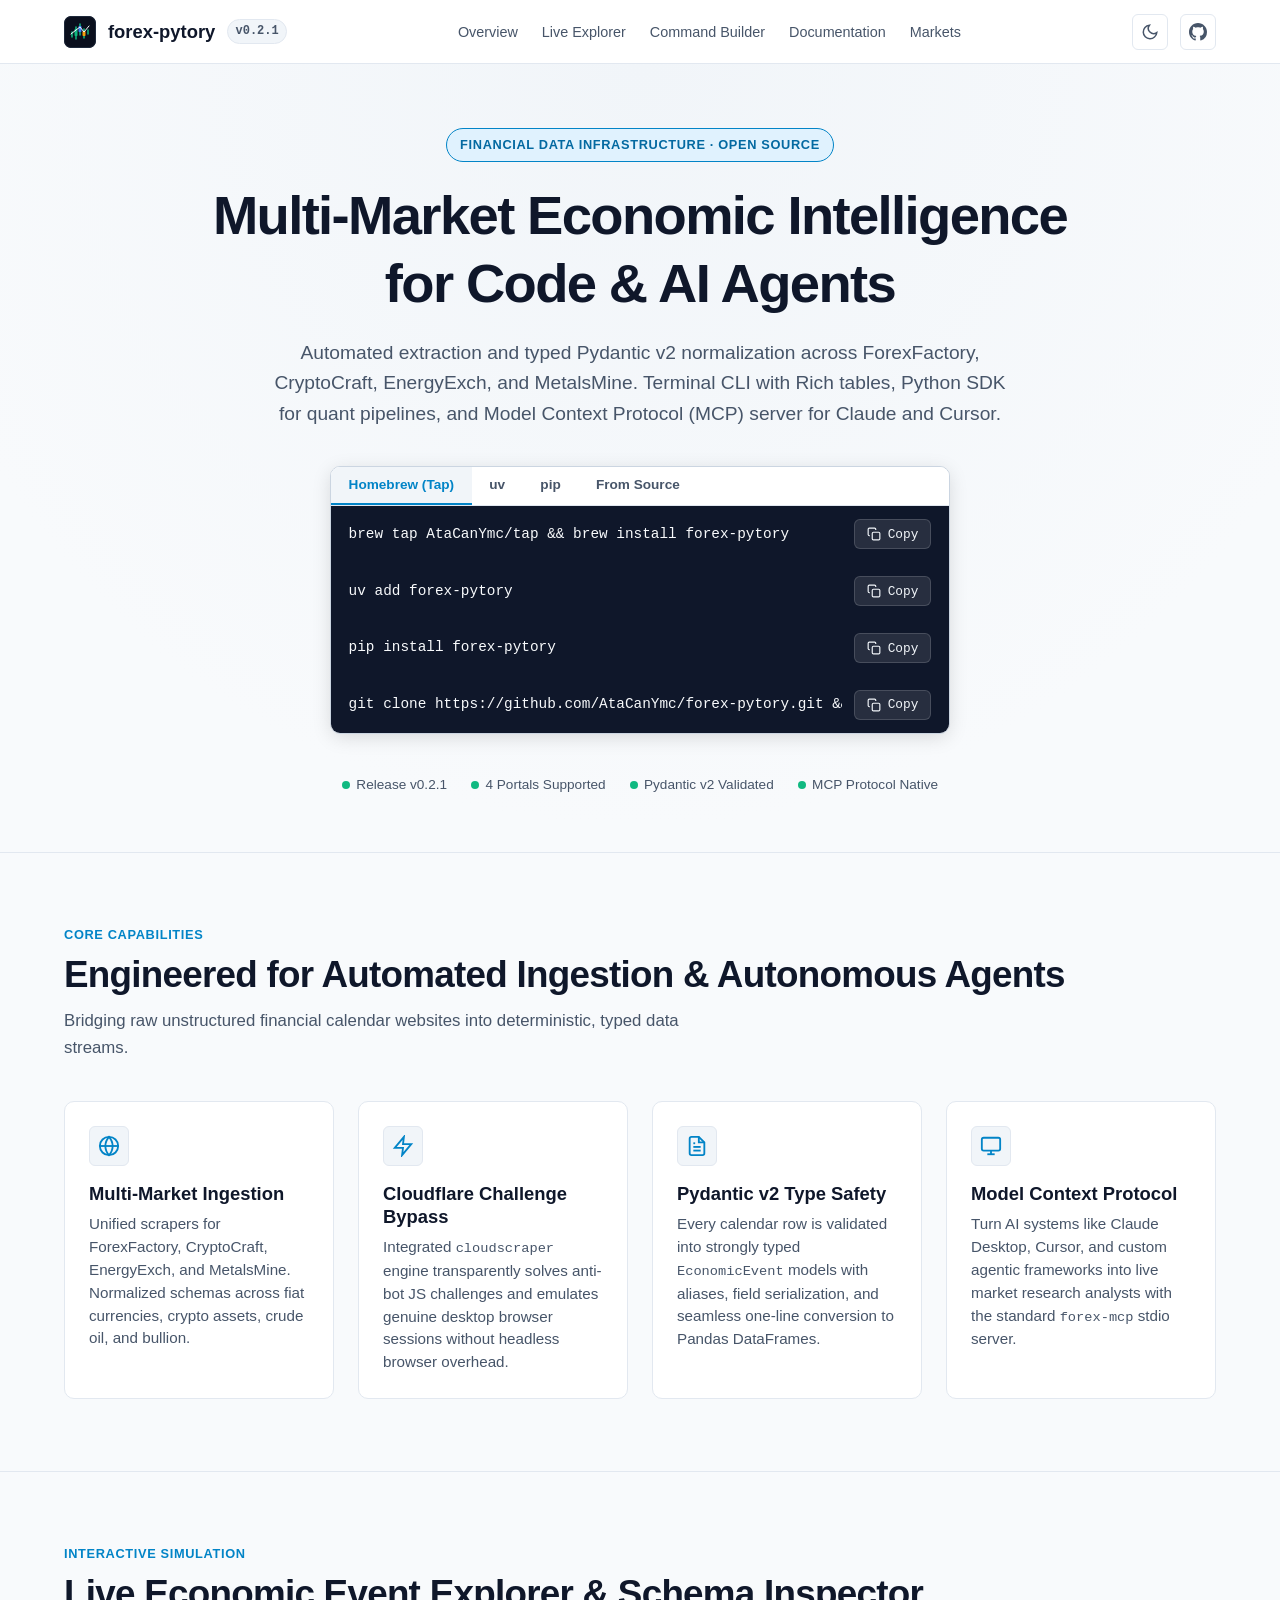
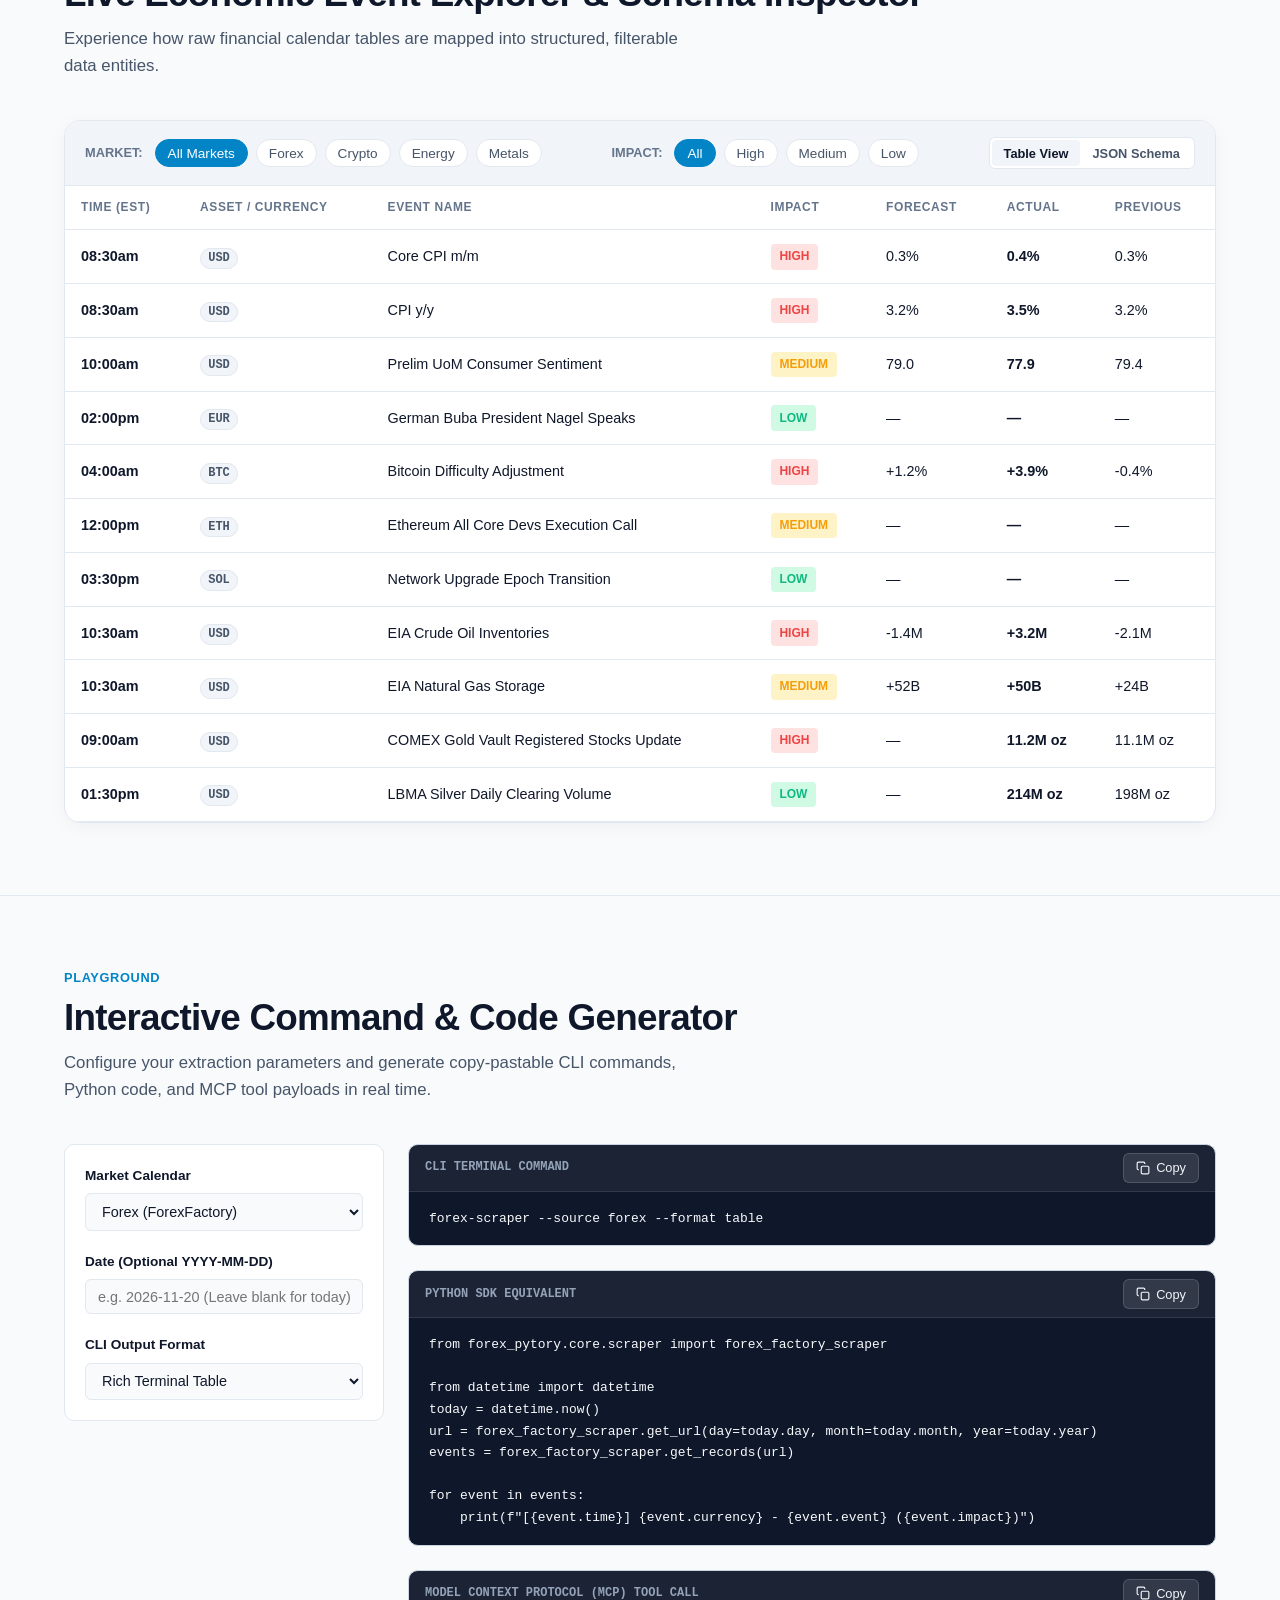
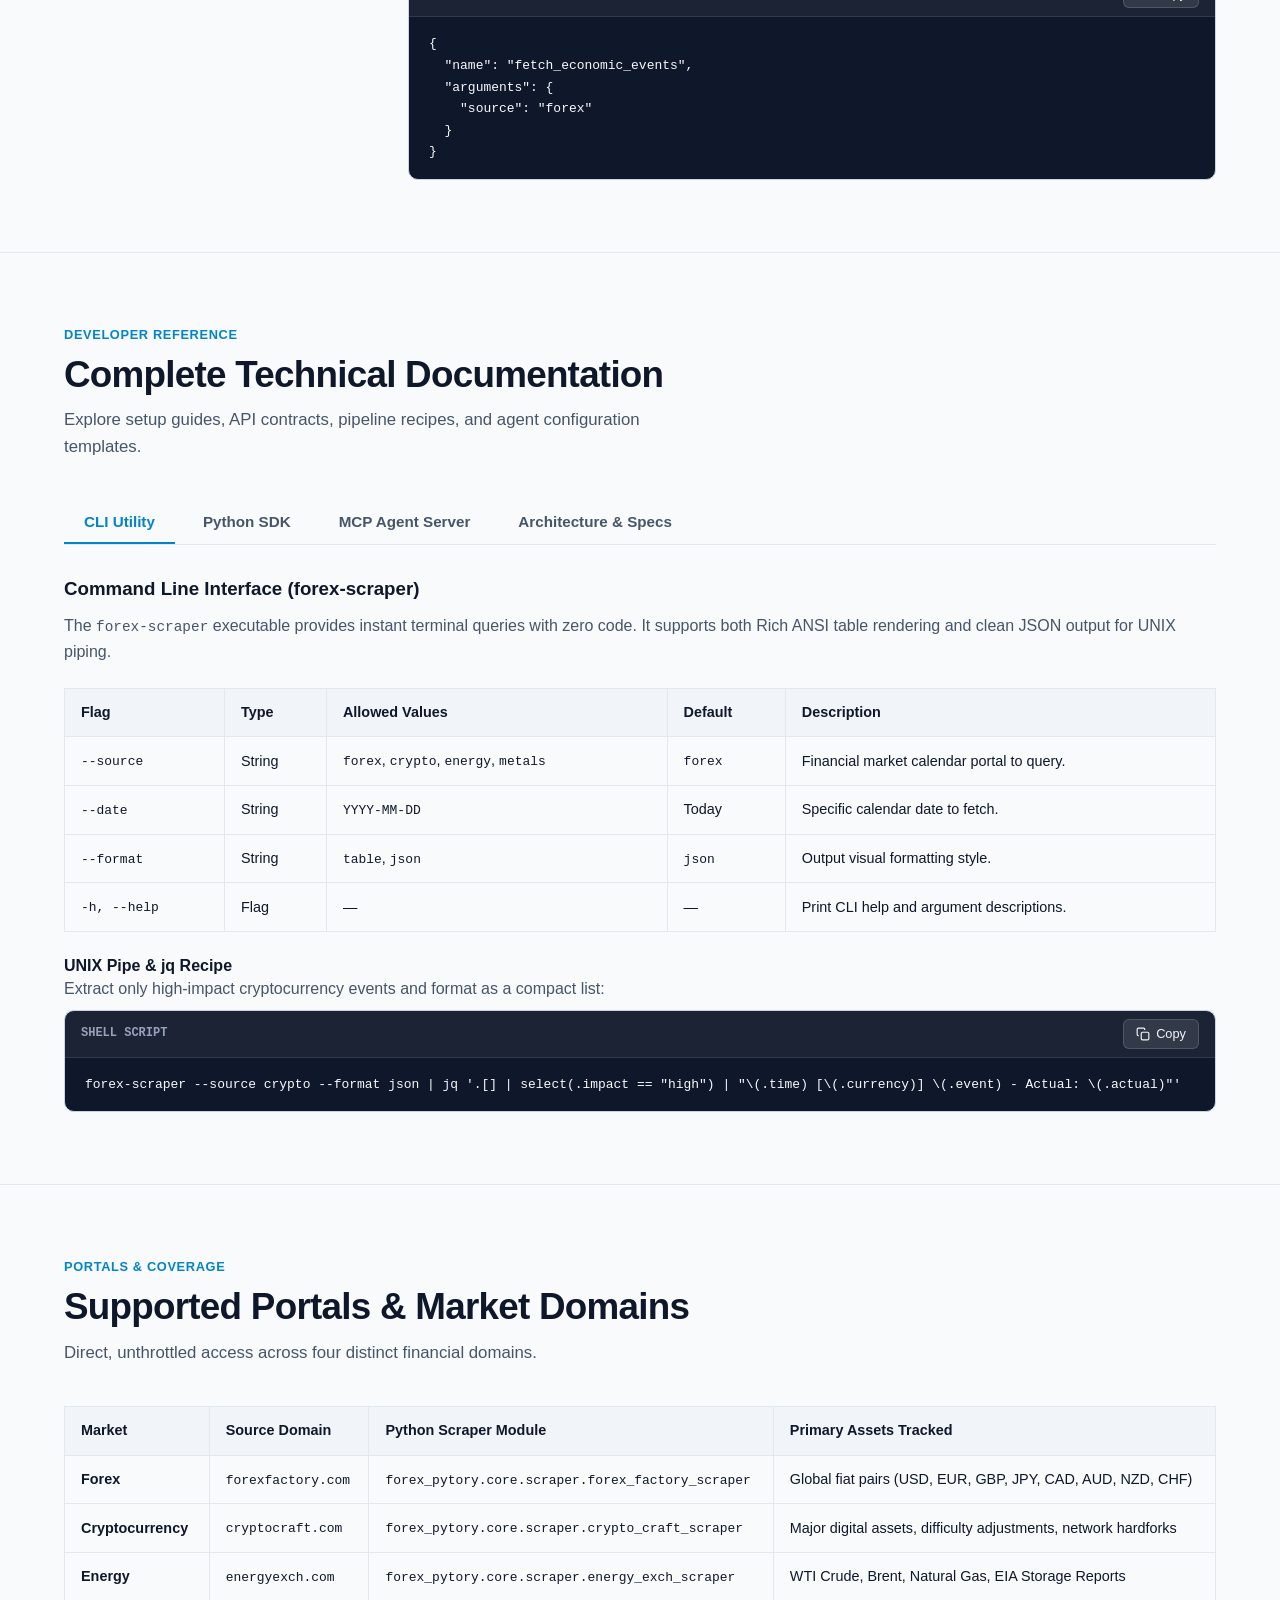
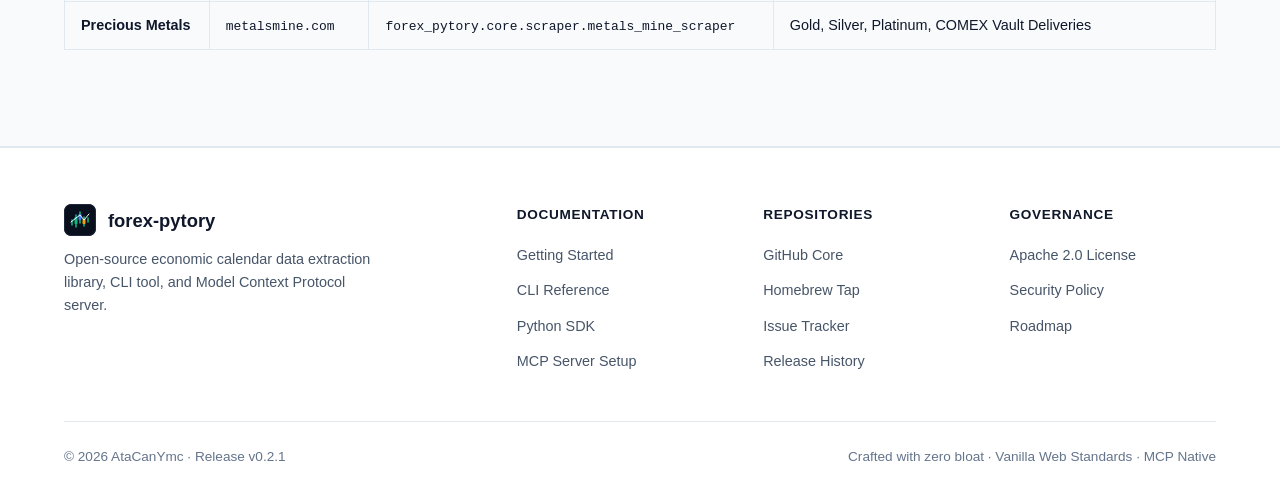
<file: site/index.html>
<!DOCTYPE html>
<html lang="en">
<head>
  <meta charset="UTF-8">
  <meta name="viewport" content="width=device-width, initial-scale=1.0">
  <title>Forex-Pytory — Financial Calendar Intelligence for Code & AI Agents</title>
  <meta name="description" content="High-frequency scraper and normalized Pydantic events across ForexFactory, CryptoCraft, EnergyExch, and MetalsMine. Terminal CLI, Python SDK, and Model Context Protocol (MCP) server.">
  <meta name="version" content="0.2.1"> <!-- x-release-please-version -->
  <meta name="color-scheme" content="light dark">
  <script>
    document.querySelector('meta[name="color-scheme"]').content = localStorage.getItem("color-scheme") ?? "light dark";
  </script>
  <link rel="icon" type="image/svg+xml" href="favicon.svg">
  <link rel="stylesheet" href="style.css">
</head>
<body>

  <!-- Top Sticky Navigation -->
  <header class="site-header">
    <div class="container header-inner">
      <a href="#" class="brand">
        <img src="favicon.svg" alt="Forex-Pytory Icon" class="brand-icon">
        <span>forex-pytory</span>
        <span class="version-pill">v0.2.1 <!-- x-release-please-version --></span>
      </a>

      <nav aria-label="Main Navigation">
        <ul class="nav-links">
          <li><a href="#overview" class="nav-link">Overview</a></li>
          <li><a href="#explorer" class="nav-link">Live Explorer</a></li>
          <li><a href="#playground" class="nav-link">Command Builder</a></li>
          <li><a href="#docs" class="nav-link">Documentation</a></li>
          <li><a href="#portals" class="nav-link">Markets</a></li>
        </ul>
      </nav>

      <div class="header-actions">
        <button id="theme-toggle" class="btn-icon" aria-label="Toggle theme">
          <svg width="18" height="18" viewBox="0 0 24 24" fill="none" stroke="currentColor" stroke-width="2">
            <circle cx="12" cy="12" r="5"/>
            <path d="M12 1v2M12 21v2M4.22 4.22l1.42 1.42M18.36 18.36l1.42 1.42M1 12h2M21 12h2M4.22 19.78l1.42-1.42M18.36 5.64l1.42-1.42"/>
          </svg>
        </button>

        <a href="https://github.com/AtaCanYmc/forex-pytory" class="btn-icon" aria-label="GitHub Repository" target="_blank" rel="noopener noreferrer">
          <svg width="18" height="18" viewBox="0 0 24 24" fill="currentColor">
            <path d="M12 0C5.37 0 0 5.37 0 12c0 5.31 3.435 9.795 8.205 11.385.6.105.825-.255.825-.57 0-.285-.015-1.23-.015-2.235-3.015.555-3.795-.735-4.035-1.41-.135-.345-.72-1.41-1.23-1.695-.42-.225-1.02-.78-.015-.795.945-.015 1.62.87 1.845 1.23 1.08 1.815 2.805 1.305 3.495.99.105-.78.42-1.305.765-1.605-2.67-.3-5.46-1.335-5.46-5.925 0-1.305.465-2.385 1.23-3.225-.12-.3-.54-1.53.12-3.18 0 0 1.005-.315 3.3 1.23.96-.27 1.98-.405 3-.405s2.04.135 3 .405c2.295-1.56 3.3-1.23 3.3-1.23.66 1.65.24 2.88.12 3.18.765.84 1.23 1.905 1.23 3.225 0 4.605-2.805 5.625-5.475 5.925.435.375.81 1.095.81 2.22 0 1.605-.015 2.895-.015 3.3 0 .315.225.69.825.57A12.02 12.02 0 0024 12c0-6.63-5.37-12-12-12z"/>
          </svg>
        </a>

        <button class="mobile-nav-toggle btn-icon" aria-label="Open mobile menu" aria-expanded="false">
          <svg width="20" height="20" viewBox="0 0 24 24" fill="none" stroke="currentColor" stroke-width="2">
            <line x1="3" y1="12" x2="21" y2="12"></line>
            <line x1="3" y1="6" x2="21" y2="6"></line>
            <line x1="3" y1="18" x2="21" y2="18"></line>
          </svg>
        </button>
      </div>
    </div>
  </header>

  <main>
    <!-- Hero Section -->
    <section class="hero" id="overview">
      <div class="container">
        <div class="hero-badge-wrap">
          <span class="hero-badge">Financial Data Infrastructure · Open Source</span>
        </div>
        <h1 class="hero-title">Multi-Market Economic Intelligence for Code & AI Agents</h1>
        <p class="hero-desc">
          Automated extraction and typed Pydantic v2 normalization across ForexFactory, CryptoCraft, EnergyExch, and MetalsMine. Terminal CLI with Rich tables, Python SDK for quant pipelines, and Model Context Protocol (MCP) server for Claude and Cursor.
        </p>

        <div class="hero-cta">
          <!-- Terminal Install Tab Box -->
          <div class="install-box" role="region" aria-label="Installation Commands">
            <div class="install-tabs" role="tablist">
              <button class="install-tab-btn" role="tab" aria-selected="true" data-target="inst-brew" id="tab-brew">Homebrew (Tap)</button>
              <button class="install-tab-btn" role="tab" aria-selected="false" data-target="inst-uv" id="tab-uv">uv</button>
              <button class="install-tab-btn" role="tab" aria-selected="false" data-target="inst-pip" id="tab-pip">pip</button>
              <button class="install-tab-btn" role="tab" aria-selected="false" data-target="inst-git" id="tab-git">From Source</button>
            </div>

            <div class="install-code-wrap active" role="tabpanel" id="inst-brew" aria-labelledby="tab-brew">
              <span class="install-code-text">brew tap AtaCanYmc/tap && brew install forex-pytory</span>
              <button class="btn-copy" type="button" aria-label="Copy Homebrew install command">
                <svg width="14" height="14" viewBox="0 0 24 24" fill="none" stroke="currentColor" stroke-width="2"><rect x="9" y="9" width="13" height="13" rx="2" ry="2"></rect><path d="M5 15H4a2 2 0 0 1-2-2V4a2 2 0 0 1 2-2h9a2 2 0 0 1 2 2v1"></path></svg>
                Copy
              </button>
            </div>

            <div class="install-code-wrap" role="tabpanel" id="inst-uv" aria-labelledby="tab-uv" hidden>
              <span class="install-code-text">uv add forex-pytory</span>
              <button class="btn-copy" type="button" aria-label="Copy uv install command">
                <svg width="14" height="14" viewBox="0 0 24 24" fill="none" stroke="currentColor" stroke-width="2"><rect x="9" y="9" width="13" height="13" rx="2" ry="2"></rect><path d="M5 15H4a2 2 0 0 1-2-2V4a2 2 0 0 1 2-2h9a2 2 0 0 1 2 2v1"></path></svg>
                Copy
              </button>
            </div>

            <div class="install-code-wrap" role="tabpanel" id="inst-pip" aria-labelledby="tab-pip" hidden>
              <span class="install-code-text">pip install forex-pytory</span>
              <button class="btn-copy" type="button" aria-label="Copy pip install command">
                <svg width="14" height="14" viewBox="0 0 24 24" fill="none" stroke="currentColor" stroke-width="2"><rect x="9" y="9" width="13" height="13" rx="2" ry="2"></rect><path d="M5 15H4a2 2 0 0 1-2-2V4a2 2 0 0 1 2-2h9a2 2 0 0 1 2 2v1"></path></svg>
                Copy
              </button>
            </div>

            <div class="install-code-wrap" role="tabpanel" id="inst-git" aria-labelledby="tab-git" hidden>
              <span class="install-code-text">git clone https://github.com/AtaCanYmc/forex-pytory.git && cd forex-pytory && pip install -e .</span>
              <button class="btn-copy" type="button" aria-label="Copy git install command">
                <svg width="14" height="14" viewBox="0 0 24 24" fill="none" stroke="currentColor" stroke-width="2"><rect x="9" y="9" width="13" height="13" rx="2" ry="2"></rect><path d="M5 15H4a2 2 0 0 1-2-2V4a2 2 0 0 1 2-2h9a2 2 0 0 1 2 2v1"></path></svg>
                Copy
              </button>
            </div>
          </div>

          <div class="hero-stats">
            <span class="stat-pill"><span class="stat-dot"></span> Release v0.2.1 <!-- x-release-please-version --></span>
            <span class="stat-pill"><span class="stat-dot"></span> 4 Portals Supported</span>
            <span class="stat-pill"><span class="stat-dot"></span> Pydantic v2 Validated</span>
            <span class="stat-pill"><span class="stat-dot"></span> MCP Protocol Native</span>
          </div>
        </div>
      </div>
    </section>

    <!-- Key Architectural Pillars -->
    <section class="section">
      <div class="container">
        <div class="section-head">
          <p class="section-tag">Core Capabilities</p>
          <h2 class="section-title">Engineered for Automated Ingestion & Autonomous Agents</h2>
          <p class="section-subtitle">Bridging raw unstructured financial calendar websites into deterministic, typed data streams.</p>
        </div>

        <div class="grid-cards">
          <article class="card">
            <div class="card-icon">
              <svg width="22" height="22" viewBox="0 0 24 24" fill="none" stroke="currentColor" stroke-width="2"><circle cx="12" cy="12" r="10"></circle><line x1="2" y1="12" x2="22" y2="12"></line><path d="M12 2a15.3 15.3 0 0 1 4 10 15.3 15.3 0 0 1-4 10 15.3 15.3 0 0 1-4-10 15.3 15.3 0 0 1 4-10z"></path></svg>
            </div>
            <h3 class="card-title">Multi-Market Ingestion</h3>
            <p class="card-desc">Unified scrapers for ForexFactory, CryptoCraft, EnergyExch, and MetalsMine. Normalized schemas across fiat currencies, crypto assets, crude oil, and bullion.</p>
          </article>

          <article class="card">
            <div class="card-icon">
              <svg width="22" height="22" viewBox="0 0 24 24" fill="none" stroke="currentColor" stroke-width="2"><polygon points="13 2 3 14 12 14 11 22 21 10 12 10 13 2"></polygon></svg>
            </div>
            <h3 class="card-title">Cloudflare Challenge Bypass</h3>
            <p class="card-desc">Integrated <code>cloudscraper</code> engine transparently solves anti-bot JS challenges and emulates genuine desktop browser sessions without headless browser overhead.</p>
          </article>

          <article class="card">
            <div class="card-icon">
              <svg width="22" height="22" viewBox="0 0 24 24" fill="none" stroke="currentColor" stroke-width="2"><path d="M14 2H6a2 2 0 0 0-2 2v16a2 2 0 0 0 2 2h12a2 2 0 0 0 2-2V8z"></path><polyline points="14 2 14 8 20 8"></polyline><line x1="16" y1="13" x2="8" y2="13"></line><line x1="16" y1="17" x2="8" y2="17"></line><polyline points="10 9 9 9 8 9"></polyline></svg>
            </div>
            <h3 class="card-title">Pydantic v2 Type Safety</h3>
            <p class="card-desc">Every calendar row is validated into strongly typed <code>EconomicEvent</code> models with aliases, field serialization, and seamless one-line conversion to Pandas DataFrames.</p>
          </article>

          <article class="card">
            <div class="card-icon">
              <svg width="22" height="22" viewBox="0 0 24 24" fill="none" stroke="currentColor" stroke-width="2"><rect x="2" y="3" width="20" height="14" rx="2" ry="2"></rect><line x1="8" y1="21" x2="16" y2="21"></line><line x1="12" y1="17" x2="12" y2="21"></line></svg>
            </div>
            <h3 class="card-title">Model Context Protocol</h3>
            <p class="card-desc">Turn AI systems like Claude Desktop, Cursor, and custom agentic frameworks into live market research analysts with the standard <code>forex-mcp</code> stdio server.</p>
          </article>
        </div>
      </div>
    </section>

    <!-- Interactive Event Explorer Section -->
    <section class="section" id="explorer">
      <div class="container">
        <div class="section-head">
          <p class="section-tag">Interactive Simulation</p>
          <h2 class="section-title">Live Economic Event Explorer & Schema Inspector</h2>
          <p class="section-subtitle">Experience how raw financial calendar tables are mapped into structured, filterable data entities.</p>
        </div>

        <div class="explorer-box">
          <div class="explorer-controls">
            <div class="filter-group" id="market-chips">
              <span class="filter-label">Market:</span>
              <button class="chip active" data-market="all">All Markets</button>
              <button class="chip" data-market="forex">Forex</button>
              <button class="chip" data-market="crypto">Crypto</button>
              <button class="chip" data-market="energy">Energy</button>
              <button class="chip" data-market="metals">Metals</button>
            </div>

            <div class="filter-group" id="impact-chips">
              <span class="filter-label">Impact:</span>
              <button class="chip active" data-impact="all">All</button>
              <button class="chip" data-impact="high">High</button>
              <button class="chip" data-impact="medium">Medium</button>
              <button class="chip" data-impact="low">Low</button>
            </div>

            <div class="view-toggle">
              <button class="view-btn active" data-view="table">Table View</button>
              <button class="view-btn" data-view="json">JSON Schema</button>
            </div>
          </div>

          <div id="explorer-table-view" class="table-responsive">
            <table class="event-table">
              <thead>
                <tr>
                  <th>Time (EST)</th>
                  <th>Asset / Currency</th>
                  <th>Event Name</th>
                  <th>Impact</th>
                  <th>Forecast</th>
                  <th>Actual</th>
                  <th>Previous</th>
                </tr>
              </thead>
              <tbody id="explorer-tbody">
                <!-- Dynamically Populated by app.js -->
              </tbody>
            </table>
          </div>

          <div id="explorer-json-view" class="json-viewer">
            <pre><code id="explorer-json-code"></code></pre>
          </div>
        </div>
      </div>
    </section>

    <!-- Interactive Command Builder Playground -->
    <section class="section" id="playground">
      <div class="container">
        <div class="section-head">
          <p class="section-tag">Playground</p>
          <h2 class="section-title">Interactive Command & Code Generator</h2>
          <p class="section-subtitle">Configure your extraction parameters and generate copy-pastable CLI commands, Python code, and MCP tool payloads in real time.</p>
        </div>

        <div class="builder-layout">
          <div class="builder-panel">
            <div class="form-group">
              <label for="builder-source" class="form-label">Market Calendar</label>
              <select id="builder-source" class="form-select">
                <option value="forex" selected>Forex (ForexFactory)</option>
                <option value="crypto">Crypto (CryptoCraft)</option>
                <option value="energy">Energy (EnergyExch)</option>
                <option value="metals">Metals (MetalsMine)</option>
              </select>
            </div>

            <div class="form-group">
              <label for="builder-date" class="form-label">Date (Optional YYYY-MM-DD)</label>
              <input type="text" id="builder-date" class="form-input" placeholder="e.g. 2026-11-20 (Leave blank for today)">
            </div>

            <div class="form-group">
              <label for="builder-format" class="form-label">CLI Output Format</label>
              <select id="builder-format" class="form-select">
                <option value="table" selected>Rich Terminal Table</option>
                <option value="json">Raw JSON (Pipes / jq)</option>
              </select>
            </div>
          </div>

          <div class="builder-outputs">
            <!-- CLI Output Code Card -->
            <div class="code-card">
              <div class="code-header">
                <span class="code-lang">CLI Terminal Command</span>
                <button class="btn-copy" type="button" aria-label="Copy CLI command">
                  <svg width="14" height="14" viewBox="0 0 24 24" fill="none" stroke="currentColor" stroke-width="2"><rect x="9" y="9" width="13" height="13" rx="2" ry="2"></rect><path d="M5 15H4a2 2 0 0 1-2-2V4a2 2 0 0 1 2-2h9a2 2 0 0 1 2 2v1"></path></svg>
                  Copy
                </button>
              </div>
              <pre class="code-content"><code id="builder-cli-code">forex-scraper --source forex --format table</code></pre>
            </div>

            <!-- Python SDK Code Card -->
            <div class="code-card">
              <div class="code-header">
                <span class="code-lang">Python SDK Equivalent</span>
                <button class="btn-copy" type="button" aria-label="Copy Python code snippet">
                  <svg width="14" height="14" viewBox="0 0 24 24" fill="none" stroke="currentColor" stroke-width="2"><rect x="9" y="9" width="13" height="13" rx="2" ry="2"></rect><path d="M5 15H4a2 2 0 0 1-2-2V4a2 2 0 0 1 2-2h9a2 2 0 0 1 2 2v1"></path></svg>
                  Copy
                </button>
              </div>
              <pre class="code-content"><code id="builder-python-code"># Generated via builder</code></pre>
            </div>

            <!-- MCP Tool Call Code Card -->
            <div class="code-card">
              <div class="code-header">
                <span class="code-lang">Model Context Protocol (MCP) Tool Call</span>
                <button class="btn-copy" type="button" aria-label="Copy MCP JSON snippet">
                  <svg width="14" height="14" viewBox="0 0 24 24" fill="none" stroke="currentColor" stroke-width="2"><rect x="9" y="9" width="13" height="13" rx="2" ry="2"></rect><path d="M5 15H4a2 2 0 0 1-2-2V4a2 2 0 0 1 2-2h9a2 2 0 0 1 2 2v1"></path></svg>
                  Copy
                </button>
              </div>
              <pre class="code-content"><code id="builder-mcp-code">{}</code></pre>
            </div>
          </div>
        </div>
      </div>
    </section>

    <!-- Comprehensive Documentation Tabs -->
    <section class="section" id="docs">
      <div class="container doc-tabs-wrap">
        <div class="section-head">
          <p class="section-tag">Developer Reference</p>
          <h2 class="section-title">Complete Technical Documentation</h2>
          <p class="section-subtitle">Explore setup guides, API contracts, pipeline recipes, and agent configuration templates.</p>
        </div>

        <div class="doc-tabs-nav" role="tablist">
          <button class="doc-tab-btn active" role="tab" aria-selected="true" data-target="doc-cli" id="tab-doc-cli">CLI Utility</button>
          <button class="doc-tab-btn" role="tab" aria-selected="false" data-target="doc-sdk" id="tab-doc-sdk">Python SDK</button>
          <button class="doc-tab-btn" role="tab" aria-selected="false" data-target="doc-mcp" id="tab-doc-mcp">MCP Agent Server</button>
          <button class="doc-tab-btn" role="tab" aria-selected="false" data-target="doc-arch" id="tab-doc-arch">Architecture & Specs</button>
        </div>

        <!-- Doc Panel: CLI -->
        <div class="doc-panel active" id="doc-cli" role="tabpanel" aria-labelledby="tab-doc-cli">
          <h3>Command Line Interface (forex-scraper)</h3>
          <p style="margin-block: 0.75rem; color: var(--text-secondary);">
            The <code>forex-scraper</code> executable provides instant terminal queries with zero code. It supports both Rich ANSI table rendering and clean JSON output for UNIX piping.
          </p>

          <table class="spec-table">
            <thead>
              <tr>
                <th>Flag</th>
                <th>Type</th>
                <th>Allowed Values</th>
                <th>Default</th>
                <th>Description</th>
              </tr>
            </thead>
            <tbody>
              <tr>
                <td><code>--source</code></td>
                <td>String</td>
                <td><code>forex</code>, <code>crypto</code>, <code>energy</code>, <code>metals</code></td>
                <td><code>forex</code></td>
                <td>Financial market calendar portal to query.</td>
              </tr>
              <tr>
                <td><code>--date</code></td>
                <td>String</td>
                <td><code>YYYY-MM-DD</code></td>
                <td>Today</td>
                <td>Specific calendar date to fetch.</td>
              </tr>
              <tr>
                <td><code>--format</code></td>
                <td>String</td>
                <td><code>table</code>, <code>json</code></td>
                <td><code>json</code></td>
                <td>Output visual formatting style.</td>
              </tr>
              <tr>
                <td><code>-h, --help</code></td>
                <td>Flag</td>
                <td>—</td>
                <td>—</td>
                <td>Print CLI help and argument descriptions.</td>
              </tr>
            </tbody>
          </table>

          <h4>UNIX Pipe & jq Recipe</h4>
          <p style="margin-bottom: 0.5rem; color: var(--text-secondary);">Extract only high-impact cryptocurrency events and format as a compact list:</p>
          <div class="code-card">
            <div class="code-header">
              <span class="code-lang">Shell Script</span>
              <button class="btn-copy" type="button" aria-label="Copy jq recipe">
                <svg width="14" height="14" viewBox="0 0 24 24" fill="none" stroke="currentColor" stroke-width="2"><rect x="9" y="9" width="13" height="13" rx="2" ry="2"></rect><path d="M5 15H4a2 2 0 0 1-2-2V4a2 2 0 0 1 2-2h9a2 2 0 0 1 2 2v1"></path></svg>
                Copy
              </button>
            </div>
            <pre class="code-content"><code>forex-scraper --source crypto --format json | jq '.[] | select(.impact == "high") | "\(.time) [\(.currency)] \(.event) - Actual: \(.actual)"'</code></pre>
          </div>
        </div>

        <!-- Doc Panel: Python SDK -->
        <div class="doc-panel" id="doc-sdk" role="tabpanel" aria-labelledby="tab-doc-sdk" hidden>
          <h3>Python SDK Integration</h3>
          <p style="margin-block: 0.75rem; color: var(--text-secondary);">
            Import scrapers directly into algorithmic trading routines, quantitative analysis notebooks, or automated alert bots.
          </p>

          <div class="code-card">
            <div class="code-header">
              <span class="code-lang">Python (3.11+)</span>
              <button class="btn-copy" type="button" aria-label="Copy Python integration code">
                <svg width="14" height="14" viewBox="0 0 24 24" fill="none" stroke="currentColor" stroke-width="2"><rect x="9" y="9" width="13" height="13" rx="2" ry="2"></rect><path d="M5 15H4a2 2 0 0 1-2-2V4a2 2 0 0 1 2-2h9a2 2 0 0 1 2 2v1"></path></svg>
                Copy
              </button>
            </div>
            <pre class="code-content"><code>from datetime import datetime
import pandas as pd
from forex_pytory.core.scraper import forex_factory_scraper

# 1. Generate target URL for a specific date
now = datetime.now()
url = forex_factory_scraper.get_url(day=now.day, month=now.month, year=now.year)

# 2. Extract and validate calendar events
events = forex_factory_scraper.get_records(url)

# 3. Convert directly to Pandas DataFrame
df = pd.DataFrame([e.model_dump(by_alias=True) for e in events])
print(df[["Time", "Currency", "Event", "Impact", "Forecast", "Actual"]])</code></pre>
          </div>

          <h4>EconomicEvent Pydantic v2 Schema</h4>
          <p style="margin-bottom: 0.5rem; color: var(--text-secondary);">All scrapers return strongly-typed instances of <code>EconomicEvent</code>:</p>
          <div class="code-card">
            <div class="code-header">
              <span class="code-lang">Pydantic Model</span>
            </div>
            <pre class="code-content"><code>class EconomicEvent(BaseModel):
    id: Optional[str] = Field(default=None, alias="ID")
    time: Optional[str] = Field(default=None, alias="Time")
    currency: Optional[str] = Field(default=None, alias="Currency")
    event: Optional[str] = Field(default=None, alias="Event")
    forecast: Optional[str] = Field(default=None, alias="Forecast")
    actual: Optional[str] = Field(default=None, alias="Actual")
    previous: Optional[str] = Field(default=None, alias="Previous")
    impact: Optional[str] = Field(default=None, alias="Impact")</code></pre>
          </div>
        </div>

        <!-- Doc Panel: MCP Agent Server -->
        <div class="doc-panel" id="doc-mcp" role="tabpanel" aria-labelledby="tab-doc-mcp" hidden>
          <h3>Model Context Protocol (MCP) Setup</h3>
          <p style="margin-block: 0.75rem; color: var(--text-secondary);">
            Integrate live calendar querying directly into AI coding agents and desktop assistants like Claude Desktop and Cursor. The server exposes a standard stdio JSON-RPC interface.
          </p>

          <h4>1. Claude Desktop Configuration</h4>
          <p style="margin-bottom: 0.5rem; color: var(--text-secondary);">Add to <code>claude_desktop_config.json</code>:</p>
          <div class="code-card">
            <div class="code-header">
              <span class="code-lang">JSON</span>
              <button class="btn-copy" type="button" aria-label="Copy Claude Desktop config">
                <svg width="14" height="14" viewBox="0 0 24 24" fill="none" stroke="currentColor" stroke-width="2"><rect x="9" y="9" width="13" height="13" rx="2" ry="2"></rect><path d="M5 15H4a2 2 0 0 1-2-2V4a2 2 0 0 1 2-2h9a2 2 0 0 1 2 2v1"></path></svg>
                Copy
              </button>
            </div>
            <pre class="code-content"><code>{
  "mcpServers": {
    "forex-pytory": {
      "command": "uvx",
      "args": ["--from", "forex-pytory", "forex-mcp"]
    }
  }
}</code></pre>
          </div>

          <h4>2. Exposed Tool Signature: <code>fetch_economic_events</code></h4>
          <table class="spec-table">
            <thead>
              <tr>
                <th>Argument</th>
                <th>Type</th>
                <th>Required</th>
                <th>Description</th>
              </tr>
            </thead>
            <tbody>
              <tr>
                <td><code>source</code></td>
                <td>String</td>
                <td>Yes</td>
                <td>Market calendar to query: <code>forex</code>, <code>crypto</code>, <code>energy</code>, or <code>metals</code>.</td>
              </tr>
              <tr>
                <td><code>date</code></td>
                <td>String</td>
                <td>No</td>
                <td>Specific date in <code>YYYY-MM-DD</code> format. Defaults to current date if omitted.</td>
              </tr>
            </tbody>
          </table>
        </div>

        <!-- Doc Panel: Architecture & Specs -->
        <div class="doc-panel" id="doc-arch" role="tabpanel" aria-labelledby="tab-doc-arch" hidden>
          <h3>Architecture & Engineering Decisions</h3>
          <p style="margin-block: 0.75rem; color: var(--text-secondary);">
            Designed according to strict anti-slop, minimal overhead, and maximum resilience principles:
          </p>

          <ul style="margin-left: 1.5rem; margin-block: 1rem; color: var(--text-secondary); line-height: 1.8;">
            <li><strong>Zero Headless Overhead:</strong> Uses <code>cloudscraper</code> to resolve Cloudflare v1 JavaScript challenges rather than spinning up memory-heavy Chromium or Puppeteer processes.</li>
            <li><strong>Strict URL Scheme Verification:</strong> Validates HTTPS transport schemes before firing requests, neutralizing SSRF vulnerabilities and protocol manipulation risks.</li>
            <li><strong>Deterministic Semver & Release Please:</strong> Version numbers across the Python library, MCP server, Homebrew formula, and issue templates stay dynamically synchronized.</li>
            <li><strong>Zero Frontend Dependencies:</strong> This documentation site is built with pure semantic HTML5, modern CSS custom properties, and vanilla JS. No node_modules, no webpack builds, instant 0ms load time.</li>
          </ul>
        </div>
      </div>
    </section>

    <!-- Supported Markets Table -->
    <section class="section" id="portals">
      <div class="container">
        <div class="section-head">
          <p class="section-tag">Portals & Coverage</p>
          <h2 class="section-title">Supported Portals & Market Domains</h2>
          <p class="section-subtitle">Direct, unthrottled access across four distinct financial domains.</p>
        </div>

        <table class="spec-table">
          <thead>
            <tr>
              <th>Market</th>
              <th>Source Domain</th>
              <th>Python Scraper Module</th>
              <th>Primary Assets Tracked</th>
            </tr>
          </thead>
          <tbody>
            <tr>
              <td><strong>Forex</strong></td>
              <td><code>forexfactory.com</code></td>
              <td><code>forex_pytory.core.scraper.forex_factory_scraper</code></td>
              <td>Global fiat pairs (USD, EUR, GBP, JPY, CAD, AUD, NZD, CHF)</td>
            </tr>
            <tr>
              <td><strong>Cryptocurrency</strong></td>
              <td><code>cryptocraft.com</code></td>
              <td><code>forex_pytory.core.scraper.crypto_craft_scraper</code></td>
              <td>Major digital assets, difficulty adjustments, network hardforks</td>
            </tr>
            <tr>
              <td><strong>Energy</strong></td>
              <td><code>energyexch.com</code></td>
              <td><code>forex_pytory.core.scraper.energy_exch_scraper</code></td>
              <td>WTI Crude, Brent, Natural Gas, EIA Storage Reports</td>
            </tr>
            <tr>
              <td><strong>Precious Metals</strong></td>
              <td><code>metalsmine.com</code></td>
              <td><code>forex_pytory.core.scraper.metals_mine_scraper</code></td>
              <td>Gold, Silver, Platinum, COMEX Vault Deliveries</td>
            </tr>
          </tbody>
        </table>
      </div>
    </section>
  </main>

  <!-- Site Footer -->
  <footer class="site-footer">
    <div class="container">
      <div class="footer-grid">
        <div>
          <div class="brand">
            <img src="favicon.svg" alt="Forex-Pytory" class="brand-icon">
            <span>forex-pytory</span>
          </div>
          <p class="footer-brand-desc">
            Open-source economic calendar data extraction library, CLI tool, and Model Context Protocol server.
          </p>
        </div>

        <div>
          <p class="footer-heading">Documentation</p>
          <ul class="footer-list">
            <li><a href="#overview" class="footer-link">Getting Started</a></li>
            <li><a href="#doc-cli" class="footer-link">CLI Reference</a></li>
            <li><a href="#doc-sdk" class="footer-link">Python SDK</a></li>
            <li><a href="#doc-mcp" class="footer-link">MCP Server Setup</a></li>
          </ul>
        </div>

        <div>
          <p class="footer-heading">Repositories</p>
          <ul class="footer-list">
            <li><a href="https://github.com/AtaCanYmc/forex-pytory" class="footer-link" target="_blank" rel="noopener noreferrer">GitHub Core</a></li>
            <li><a href="https://github.com/AtaCanYmc/homebrew-tap" class="footer-link" target="_blank" rel="noopener noreferrer">Homebrew Tap</a></li>
            <li><a href="https://github.com/AtaCanYmc/forex-pytory/issues" class="footer-link" target="_blank" rel="noopener noreferrer">Issue Tracker</a></li>
            <li><a href="https://github.com/AtaCanYmc/forex-pytory/releases" class="footer-link" target="_blank" rel="noopener noreferrer">Release History</a></li>
          </ul>
        </div>

        <div>
          <p class="footer-heading">Governance</p>
          <ul class="footer-list">
            <li><a href="https://github.com/AtaCanYmc/forex-pytory/blob/main/LICENSE" class="footer-link" target="_blank" rel="noopener noreferrer">Apache 2.0 License</a></li>
            <li><a href="https://github.com/AtaCanYmc/forex-pytory/blob/main/SECURITY.md" class="footer-link" target="_blank" rel="noopener noreferrer">Security Policy</a></li>
            <li><a href="https://github.com/AtaCanYmc/forex-pytory/blob/main/ROADMAP.md" class="footer-link" target="_blank" rel="noopener noreferrer">Roadmap</a></li>
          </ul>
        </div>
      </div>

      <div class="footer-bottom">
        <span>© 2026 AtaCanYmc · Release v0.2.1 <!-- x-release-please-version --></span>
        <span>Crafted with zero bloat · Vanilla Web Standards · MCP Native</span>
      </div>
    </div>
  </footer>

  <script src="app.js"></script>
</body>
</html>
</file>
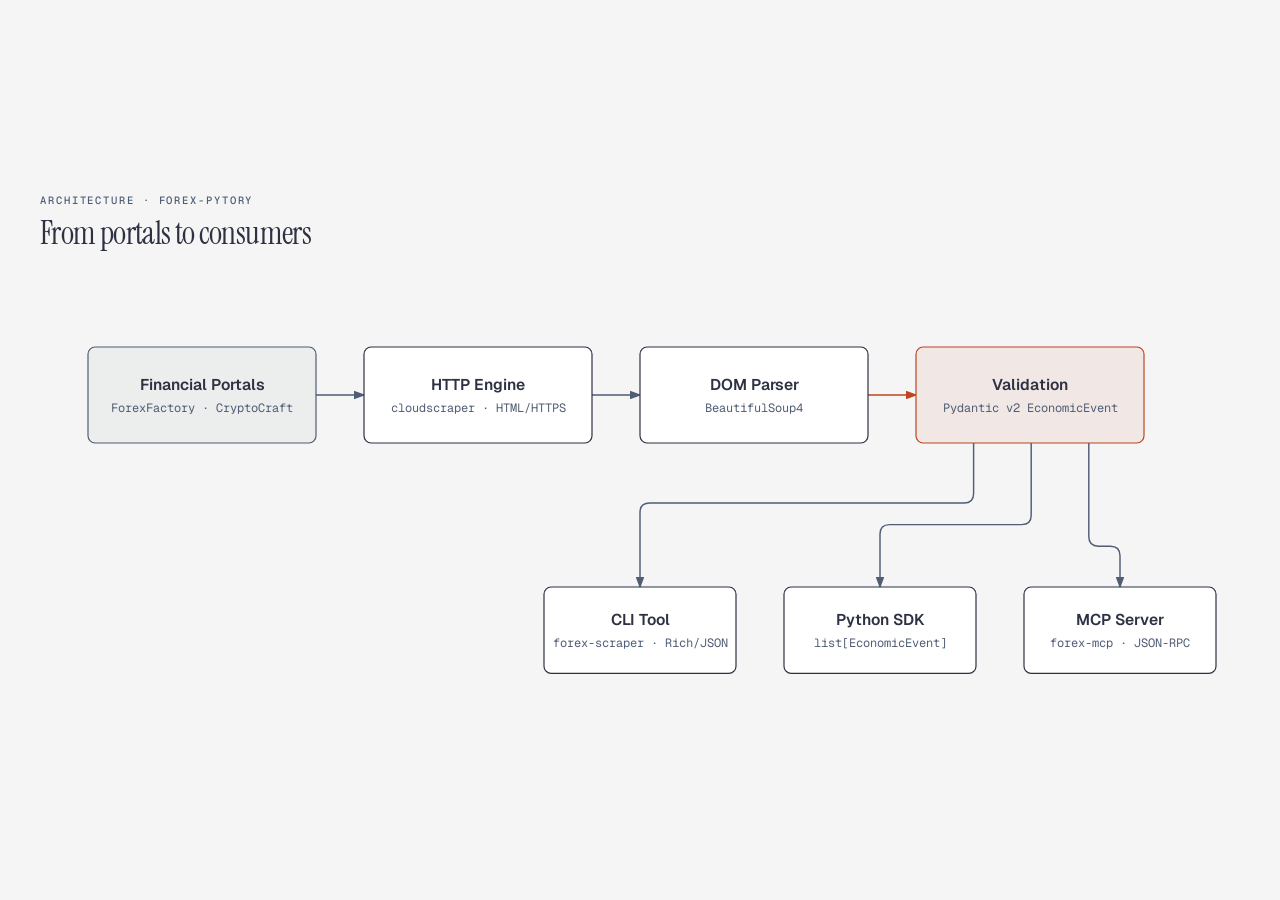
<file: docs/diagrams/architecture.html>
<!DOCTYPE html>
<html lang="en">
<head>
  <meta charset="UTF-8">
  <meta name="viewport" content="width=device-width, initial-scale=1.0">
  <title>From portals to consumers</title>
  <link href="https://fonts.googleapis.com/css2?family=Instrument+Serif:ital@0;1&family=Geist:wght@400;500;600&family=Geist+Mono:wght@400;500;600&family=Noto+Serif:ital@0;1&family=Noto+Sans+KR:wght@400;500;600&family=Noto+Serif+KR:wght@400&family=Noto+Sans+TC:wght@400;500;600&family=Noto+Serif+TC:wght@400&display=swap" rel="stylesheet">
  <style>
    *, *::before, *::after { box-sizing: border-box; margin: 0; padding: 0; }
    :root {
      --color-paper:   #f5f5f5;   /* white-smoke */
      --color-ink:     #2d3142;   /* jet-black */
      --color-muted:   #4f5d75;   /* blue-slate */
      --color-accent:  #bf4520;   /* burnt-tangerine */
      --font-sans:     'Geist', system-ui, sans-serif;
      --font-serif:    'Instrument Serif', 'Noto Serif', 'Noto Serif KR', serif;
      --font-mono:     'Geist Mono', ui-monospace, monospace;
    }

    body {
      font-family: var(--font-sans);
      background: var(--color-paper);
      color: var(--color-ink);
      min-height: 100vh;
      display: flex;
      align-items: center;
      justify-content: center;
      padding: 3rem 2rem;
    }

    .frame { max-width: 1200px; width: 100%; }
    /* The SVG holds its readable width (min-width == the viewBox width, so the
       type ramp is never silently scaled down). This wrapper lets a narrow
       screen scroll the diagram instead of the whole page. */
    .diagram-container { width: 100%; overflow-x: auto; }

    .eyebrow {
      font-family: var(--font-mono);
      font-size: 0.66rem;
      font-weight: 500;
      letter-spacing: 0.18em;
      text-transform: uppercase;
      color: var(--color-muted);
      margin-bottom: 0.5rem;
    }

    h1 {
      font-family: var(--font-serif);
      font-size: clamp(1.5rem, 2.4vw + 0.75rem, 2rem);
      font-weight: 400;
      letter-spacing: -0.02em;
      line-height: 1.15;
      color: var(--color-ink);
      margin-bottom: 1.5rem;
    }

    svg { width: 100%; min-width: 1000px; display: block; }
    /* Paper has no scrollbar, so the local scroller would clip instead of
       scroll. Let the diagram scale down to the sheet: smaller but whole
       beats sharp but cut off. Must come after the svg rule above - a media
       query adds no specificity, so a later plain rule would win. */
    @media print {
      .diagram-container { overflow-x: visible; }
      svg { min-width: 0; }
    }
  </style>
</head>
<body>
  <div class="frame">
    <p class="eyebrow">Architecture · forex-pytory</p>
    <h1>From portals to consumers</h1>

    <!-- Replace architecture with a unique slug for this diagram before export. -->
    <div class="diagram-container">
      <svg viewBox="0 0 1000 360" xmlns="http://www.w3.org/2000/svg" role="img" aria-labelledby="architecture-title architecture-desc">
        <title id="architecture-title">From portals to consumers</title>
        <desc id="architecture-desc">Four-stage scraping pipeline from financial portals through validation, fanning out to CLI, Python SDK and MCP server.</desc>
        <defs>
          <marker id="arrow" markerWidth="8" markerHeight="6" refX="7" refY="3" orient="auto"><polygon points="0 0, 8 3, 0 6" fill="#4f5d75"/></marker>
          <marker id="arrow-accent" markerWidth="8" markerHeight="6" refX="7" refY="3" orient="auto"><polygon points="0 0, 8 3, 0 6" fill="#bf4520"/></marker>
          <marker id="arrow-link" markerWidth="8" markerHeight="6" refX="7" refY="3" orient="auto"><polygon points="0 0, 8 3, 0 6" fill="#2e5aa8"/></marker>

          <!-- OPTIONAL: dot-pattern background. Uncomment the <pattern> and the second <rect> below if you want the dotted paper look. -->
          <!--
          <pattern id="dots" width="22" height="22" patternUnits="userSpaceOnUse">
            <circle cx="1" cy="1" r="0.9" fill="rgba(45,49,66,0.10)"/>
          </pattern>
          -->
        </defs>

        <rect width="100%" height="100%" fill="#f5f5f5"/>
        <!-- <rect width="100%" height="100%" fill="url(#dots)" opacity="0.55"/> -->

        <path d="M230 100 H270" fill="none" stroke="#4f5d75" stroke-width="1.2" marker-end="url(#arrow)"/><path d="M460 100 H500" fill="none" stroke="#4f5d75" stroke-width="1.2" marker-end="url(#arrow)"/><path d="M690 100 H730" fill="none" stroke="#bf4520" stroke-width="1.2" marker-end="url(#arrow-accent)"/><path d="M778 140 V182 Q778 190 770 190 H508 Q500 190 500 198 V260" fill="none" stroke="#4f5d75" stroke-width="1.2" marker-end="url(#arrow)"/><path d="M826 140 V200 Q826 208 818 208 H708 Q700 208 700 216 V260" fill="none" stroke="#4f5d75" stroke-width="1.2" marker-end="url(#arrow)"/><path d="M874 140 V218 Q874 226 882 226 H892 Q900 226 900 234 V260" fill="none" stroke="#4f5d75" stroke-width="1.2" marker-end="url(#arrow)"/><rect x="40" y="60" width="190" height="80" rx="6" fill="#f5f5f5"/><rect x="40" y="60" width="190" height="80" rx="6" fill="rgba(45,49,66,0.04)" stroke="#4f5d75" stroke-width="1"/><text x="135.0" y="96.0" text-anchor="middle" font-family="Geist, sans-serif" font-size="13" font-weight="600" fill="#2d3142">Financial Portals</text><text x="135.0" y="114.0" text-anchor="middle" font-family="Geist Mono, monospace" font-size="10" fill="#4f5d75">ForexFactory · CryptoCraft</text><rect x="270" y="60" width="190" height="80" rx="6" fill="#f5f5f5"/><rect x="270" y="60" width="190" height="80" rx="6" fill="#fff" stroke="#2d3142" stroke-width="1"/><text x="365.0" y="96.0" text-anchor="middle" font-family="Geist, sans-serif" font-size="13" font-weight="600" fill="#2d3142">HTTP Engine</text><text x="365.0" y="114.0" text-anchor="middle" font-family="Geist Mono, monospace" font-size="10" fill="#4f5d75">cloudscraper · HTML/HTTPS</text><rect x="500" y="60" width="190" height="80" rx="6" fill="#f5f5f5"/><rect x="500" y="60" width="190" height="80" rx="6" fill="#fff" stroke="#2d3142" stroke-width="1"/><text x="595.0" y="96.0" text-anchor="middle" font-family="Geist, sans-serif" font-size="13" font-weight="600" fill="#2d3142">DOM Parser</text><text x="595.0" y="114.0" text-anchor="middle" font-family="Geist Mono, monospace" font-size="10" fill="#4f5d75">BeautifulSoup4</text><rect x="730" y="60" width="190" height="80" rx="6" fill="#f5f5f5"/><rect x="730" y="60" width="190" height="80" rx="6" fill="rgba(191,69,32,0.08)" stroke="#bf4520" stroke-width="1"/><text x="825.0" y="96.0" text-anchor="middle" font-family="Geist, sans-serif" font-size="13" font-weight="600" fill="#2d3142">Validation</text><text x="825.0" y="114.0" text-anchor="middle" font-family="Geist Mono, monospace" font-size="10" fill="#4f5d75">Pydantic v2 EconomicEvent</text><rect x="420" y="260" width="160" height="72" rx="6" fill="#f5f5f5"/><rect x="420" y="260" width="160" height="72" rx="6" fill="#fff" stroke="#2d3142" stroke-width="1"/><text x="500.0" y="292.0" text-anchor="middle" font-family="Geist, sans-serif" font-size="13" font-weight="600" fill="#2d3142">CLI Tool</text><text x="500.0" y="310.0" text-anchor="middle" font-family="Geist Mono, monospace" font-size="10" fill="#4f5d75">forex-scraper · Rich/JSON</text><rect x="620" y="260" width="160" height="72" rx="6" fill="#f5f5f5"/><rect x="620" y="260" width="160" height="72" rx="6" fill="#fff" stroke="#2d3142" stroke-width="1"/><text x="700.0" y="292.0" text-anchor="middle" font-family="Geist, sans-serif" font-size="13" font-weight="600" fill="#2d3142">Python SDK</text><text x="700.0" y="310.0" text-anchor="middle" font-family="Geist Mono, monospace" font-size="10" fill="#4f5d75">list[EconomicEvent]</text><rect x="820" y="260" width="160" height="72" rx="6" fill="#f5f5f5"/><rect x="820" y="260" width="160" height="72" rx="6" fill="#fff" stroke="#2d3142" stroke-width="1"/><text x="900.0" y="292.0" text-anchor="middle" font-family="Geist, sans-serif" font-size="13" font-weight="600" fill="#2d3142">MCP Server</text><text x="900.0" y="310.0" text-anchor="middle" font-family="Geist Mono, monospace" font-size="10" fill="#4f5d75">forex-mcp · JSON-RPC</text>

      </svg>
    </div>
  </div>
</body>
</html>
</file>
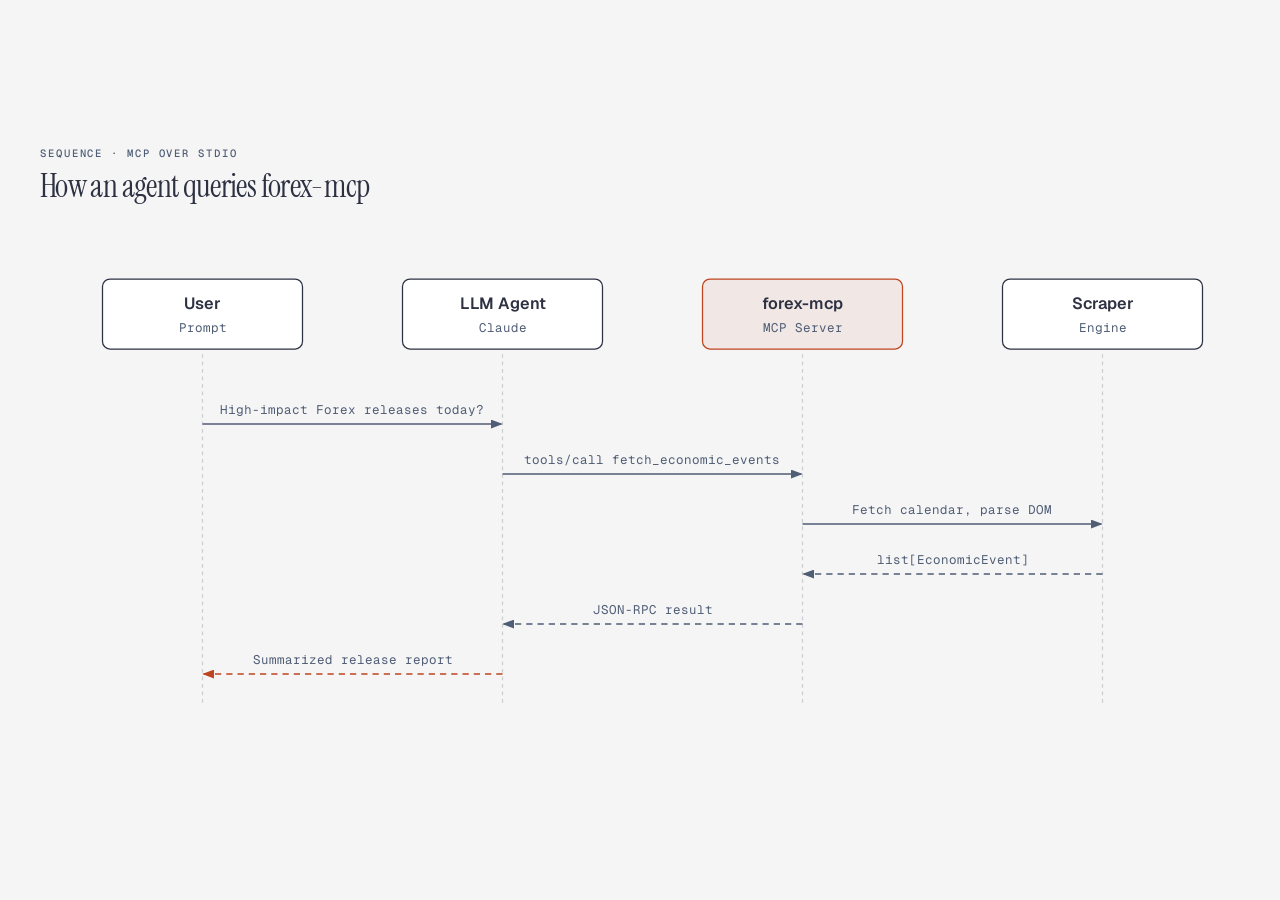
<file: docs/diagrams/mcp-sequence.html>
<!DOCTYPE html>
<html lang="en">
<head>
  <meta charset="UTF-8">
  <meta name="viewport" content="width=device-width, initial-scale=1.0">
  <title>How an agent queries forex-mcp</title>
  <link href="https://fonts.googleapis.com/css2?family=Instrument+Serif:ital@0;1&family=Geist:wght@400;500;600&family=Geist+Mono:wght@400;500;600&family=Noto+Serif:ital@0;1&family=Noto+Sans+KR:wght@400;500;600&family=Noto+Serif+KR:wght@400&family=Noto+Sans+TC:wght@400;500;600&family=Noto+Serif+TC:wght@400&display=swap" rel="stylesheet">
  <style>
    *, *::before, *::after { box-sizing: border-box; margin: 0; padding: 0; }
    :root {
      --color-paper:   #f5f5f5;   /* white-smoke */
      --color-ink:     #2d3142;   /* jet-black */
      --color-muted:   #4f5d75;   /* blue-slate */
      --color-accent:  #bf4520;   /* burnt-tangerine */
      --font-sans:     'Geist', system-ui, sans-serif;
      --font-serif:    'Instrument Serif', 'Noto Serif', 'Noto Serif KR', serif;
      --font-mono:     'Geist Mono', ui-monospace, monospace;
    }

    body {
      font-family: var(--font-sans);
      background: var(--color-paper);
      color: var(--color-ink);
      min-height: 100vh;
      display: flex;
      align-items: center;
      justify-content: center;
      padding: 3rem 2rem;
    }

    .frame { max-width: 1200px; width: 100%; }
    /* The SVG holds its readable width (min-width == the viewBox width, so the
       type ramp is never silently scaled down). This wrapper lets a narrow
       screen scroll the diagram instead of the whole page. */
    .diagram-container { width: 100%; overflow-x: auto; }

    .eyebrow {
      font-family: var(--font-mono);
      font-size: 0.66rem;
      font-weight: 500;
      letter-spacing: 0.18em;
      text-transform: uppercase;
      color: var(--color-muted);
      margin-bottom: 0.5rem;
    }

    h1 {
      font-family: var(--font-serif);
      font-size: clamp(1.5rem, 2.4vw + 0.75rem, 2rem);
      font-weight: 400;
      letter-spacing: -0.02em;
      line-height: 1.15;
      color: var(--color-ink);
      margin-bottom: 1.5rem;
    }

    svg { width: 100%; min-width: 960px; display: block; }
    /* Paper has no scrollbar, so the local scroller would clip instead of
       scroll. Let the diagram scale down to the sheet: smaller but whole
       beats sharp but cut off. Must come after the svg rule above - a media
       query adds no specificity, so a later plain rule would win. */
    @media print {
      .diagram-container { overflow-x: visible; }
      svg { min-width: 0; }
    }
  </style>
</head>
<body>
  <div class="frame">
    <p class="eyebrow">Sequence · MCP over stdio</p>
    <h1>How an agent queries forex-mcp</h1>

    <!-- Replace mcp-sequence with a unique slug for this diagram before export. -->
    <div class="diagram-container">
      <svg viewBox="0 0 960 420" xmlns="http://www.w3.org/2000/svg" role="img" aria-labelledby="mcp-sequence-title mcp-sequence-desc">
        <title id="mcp-sequence-title">How an agent queries forex-mcp</title>
        <desc id="mcp-sequence-desc">Sequence of messages from a user prompt through an LLM agent and the forex-mcp server to the scraper and back.</desc>
        <defs>
          <marker id="arrow" markerWidth="8" markerHeight="6" refX="7" refY="3" orient="auto"><polygon points="0 0, 8 3, 0 6" fill="#4f5d75"/></marker>
          <marker id="arrow-accent" markerWidth="8" markerHeight="6" refX="7" refY="3" orient="auto"><polygon points="0 0, 8 3, 0 6" fill="#bf4520"/></marker>
          <marker id="arrow-link" markerWidth="8" markerHeight="6" refX="7" refY="3" orient="auto"><polygon points="0 0, 8 3, 0 6" fill="#2e5aa8"/></marker>

          <!-- OPTIONAL: dot-pattern background. Uncomment the <pattern> and the second <rect> below if you want the dotted paper look. -->
          <!--
          <pattern id="dots" width="22" height="22" patternUnits="userSpaceOnUse">
            <circle cx="1" cy="1" r="0.9" fill="rgba(45,49,66,0.10)"/>
          </pattern>
          -->
        </defs>

        <rect width="100%" height="100%" fill="#f5f5f5"/>
        <!-- <rect width="100%" height="100%" fill="url(#dots)" opacity="0.55"/> -->

        <line x1="130" y1="100" x2="130" y2="380" stroke="rgba(45,49,66,0.20)" stroke-dasharray="3,3"/><line x1="370" y1="100" x2="370" y2="380" stroke="rgba(45,49,66,0.20)" stroke-dasharray="3,3"/><line x1="610" y1="100" x2="610" y2="380" stroke="rgba(45,49,66,0.20)" stroke-dasharray="3,3"/><line x1="850" y1="100" x2="850" y2="380" stroke="rgba(45,49,66,0.20)" stroke-dasharray="3,3"/><line x1="130" y1="156" x2="369" y2="156" stroke="#4f5d75" stroke-width="1.2"  marker-end="url(#arrow)"/><text x="249.5" y="148" text-anchor="middle" font-family="Geist Mono, monospace" font-size="10" fill="#4f5d75">High-impact Forex releases today?</text><line x1="370" y1="196" x2="609" y2="196" stroke="#4f5d75" stroke-width="1.2"  marker-end="url(#arrow)"/><text x="489.5" y="188" text-anchor="middle" font-family="Geist Mono, monospace" font-size="10" fill="#4f5d75">tools/call fetch_economic_events</text><line x1="610" y1="236" x2="849" y2="236" stroke="#4f5d75" stroke-width="1.2"  marker-end="url(#arrow)"/><text x="729.5" y="228" text-anchor="middle" font-family="Geist Mono, monospace" font-size="10" fill="#4f5d75">Fetch calendar, parse DOM</text><line x1="850" y1="276" x2="611" y2="276" stroke="#4f5d75" stroke-width="1.2" stroke-dasharray="5,4" marker-end="url(#arrow)"/><text x="730.5" y="268" text-anchor="middle" font-family="Geist Mono, monospace" font-size="10" fill="#4f5d75">list[EconomicEvent]</text><line x1="610" y1="316" x2="371" y2="316" stroke="#4f5d75" stroke-width="1.2" stroke-dasharray="5,4" marker-end="url(#arrow)"/><text x="490.5" y="308" text-anchor="middle" font-family="Geist Mono, monospace" font-size="10" fill="#4f5d75">JSON-RPC result</text><line x1="370" y1="356" x2="131" y2="356" stroke="#bf4520" stroke-width="1.2" stroke-dasharray="5,4" marker-end="url(#arrow-accent)"/><text x="250.5" y="348" text-anchor="middle" font-family="Geist Mono, monospace" font-size="10" fill="#4f5d75">Summarized release report</text><rect x="50" y="40" width="160" height="56" rx="6" fill="#f5f5f5"/><rect x="50" y="40" width="160" height="56" rx="6" fill="#fff" stroke="#2d3142" stroke-width="1"/><text x="130.0" y="64.0" text-anchor="middle" font-family="Geist, sans-serif" font-size="13" font-weight="600" fill="#2d3142">User</text><text x="130.0" y="82.0" text-anchor="middle" font-family="Geist Mono, monospace" font-size="10" fill="#4f5d75">Prompt</text><rect x="290" y="40" width="160" height="56" rx="6" fill="#f5f5f5"/><rect x="290" y="40" width="160" height="56" rx="6" fill="#fff" stroke="#2d3142" stroke-width="1"/><text x="370.0" y="64.0" text-anchor="middle" font-family="Geist, sans-serif" font-size="13" font-weight="600" fill="#2d3142">LLM Agent</text><text x="370.0" y="82.0" text-anchor="middle" font-family="Geist Mono, monospace" font-size="10" fill="#4f5d75">Claude</text><rect x="530" y="40" width="160" height="56" rx="6" fill="#f5f5f5"/><rect x="530" y="40" width="160" height="56" rx="6" fill="rgba(191,69,32,0.08)" stroke="#bf4520" stroke-width="1"/><text x="610.0" y="64.0" text-anchor="middle" font-family="Geist, sans-serif" font-size="13" font-weight="600" fill="#2d3142">forex-mcp</text><text x="610.0" y="82.0" text-anchor="middle" font-family="Geist Mono, monospace" font-size="10" fill="#4f5d75">MCP Server</text><rect x="770" y="40" width="160" height="56" rx="6" fill="#f5f5f5"/><rect x="770" y="40" width="160" height="56" rx="6" fill="#fff" stroke="#2d3142" stroke-width="1"/><text x="850.0" y="64.0" text-anchor="middle" font-family="Geist, sans-serif" font-size="13" font-weight="600" fill="#2d3142">Scraper</text><text x="850.0" y="82.0" text-anchor="middle" font-family="Geist Mono, monospace" font-size="10" fill="#4f5d75">Engine</text>

      </svg>
    </div>
  </div>
</body>
</html>
</file>
<file: site/style.css>
/* Hallmark · pre-emit critique: P5 H5 E5 S5 R5 V5 */

:root {
  color-scheme: light dark;

  /* Font Families */
  --font-sans: -apple-system, BlinkMacSystemFont, "Segoe UI", Roboto, "Helvetica Neue", Arial, sans-serif;
  --font-mono: ui-monospace, "SF Mono", "JetBrains Mono", Menlo, Consolas, monospace;

  /* Palette - Light Theme */
  --bg-page: light-dark(#f8fafc, #07090e);
  --bg-surface: light-dark(#ffffff, #0d121c);
  --bg-surface-elevated: light-dark(#ffffff, #131b29);
  --bg-subtle: light-dark(#f1f5f9, #151d2c);
  --bg-code: light-dark(#0f172a, #030712);

  --text-primary: light-dark(#0f172a, #f1f5f9);
  --text-secondary: light-dark(#475569, #94a3b8);
  --text-muted: light-dark(#64748b, #64748b);
  --text-code: #f8fafc;

  --border-subtle: light-dark(#e2e8f0, #1e293b);
  --border-strong: light-dark(#cbd5e1, #334155);

  --accent: light-dark(#0284c7, #38bdf8);
  --accent-surface: light-dark(#e0f2fe, #082f49);
  --accent-text: light-dark(#0369a1, #7dd3fc);

  /* Financial Market Color Indicators */
  --color-high: #ef4444;
  --color-high-bg: light-dark(#fee2e2, rgba(239, 68, 68, 0.15));
  --color-med: #f59e0b;
  --color-med-bg: light-dark(#fef3c7, rgba(245, 158, 11, 0.15));
  --color-low: #10b981;
  --color-low-bg: light-dark(#d1fae5, rgba(16, 185, 129, 0.15));
  --color-neutral: #6b7280;
  --color-neutral-bg: light-dark(#f3f4f6, rgba(107, 114, 128, 0.15));

  /* Spacing & Radii */
  --radius-sm: 6px;
  --radius-md: 10px;
  --radius-lg: 16px;
  --container-max: 1200px;
  --header-height: 64px;
}

:root:has(> head > meta[name="color-scheme"][content="dark"]) {
  color-scheme: dark;
}

:root:has(> head > meta[name="color-scheme"][content="light"]) {
  color-scheme: light;
}

*, *::before, *::after {
  box-sizing: border-box;
  margin: 0;
  padding: 0;
}

html, body {
  overflow-x: clip;
  min-height: 100%;
}

body {
  font-family: var(--font-sans);
  background-color: var(--bg-page);
  color: var(--text-primary);
  line-height: 1.6;
  -webkit-font-smoothing: antialiased;
  -moz-osx-font-smoothing: grayscale;
}

/* Typography Purity - Hallmark Gate 38a: No italic headers */
h1, h2, h3, h4, h5, h6 {
  font-style: normal;
  font-weight: 700;
  line-height: 1.25;
  color: var(--text-primary);
  overflow-wrap: anywhere;
  min-width: 0;
}

a {
  color: var(--accent);
  text-decoration: none;
  transition: color 0.15s ease;
}

a:hover {
  text-decoration: underline;
}

code, pre {
  font-family: var(--font-mono);
  font-size: 0.9em;
}

button {
  font-family: inherit;
  cursor: pointer;
  border: none;
  background: transparent;
}

:focus-visible {
  outline: 2px solid var(--accent);
  outline-offset: 2px;
}

/* Layout Utilities */
.container {
  max-width: var(--container-max);
  margin-inline: auto;
  padding-inline: 1.5rem;
}

/* Header & Navigation */
.site-header {
  position: sticky;
  top: 0;
  z-index: 50;
  height: var(--header-height);
  background-color: var(--bg-surface);
  border-bottom: 1px solid var(--border-subtle);
  backdrop-filter: blur(8px);
  -webkit-backdrop-filter: blur(8px);
}

.header-inner {
  display: flex;
  align-items: center;
  justify-content: space-between;
  height: 100%;
  gap: 1rem;
}

.brand {
  display: flex;
  align-items: center;
  gap: 0.75rem;
  font-weight: 700;
  font-size: 1.15rem;
  color: var(--text-primary);
  text-decoration: none;
}

.brand-icon {
  width: 32px;
  height: 32px;
  border-radius: var(--radius-sm);
  display: block;
}

.version-pill {
  font-size: 0.75rem;
  font-family: var(--font-mono);
  font-weight: 600;
  padding: 0.15rem 0.45rem;
  background-color: var(--bg-subtle);
  color: var(--text-secondary);
  border: 1px solid var(--border-subtle);
  border-radius: 9999px;
}

.nav-links {
  display: flex;
  align-items: center;
  gap: 1.5rem;
  list-style: none;
}

.nav-link {
  font-size: 0.9rem;
  font-weight: 500;
  color: var(--text-secondary);
  text-decoration: none;
  transition: color 0.15s ease;
}

.nav-link:hover {
  color: var(--text-primary);
  text-decoration: none;
}

.header-actions {
  display: flex;
  align-items: center;
  gap: 0.75rem;
}

.btn-icon {
  display: inline-flex;
  align-items: center;
  justify-content: center;
  width: 36px;
  height: 36px;
  border-radius: var(--radius-sm);
  color: var(--text-secondary);
  border: 1px solid var(--border-subtle);
  background-color: var(--bg-surface);
  transition: all 0.15s ease;
}

.btn-icon:hover {
  color: var(--text-primary);
  background-color: var(--bg-subtle);
  border-color: var(--border-strong);
}

/* Mobile Nav Toggle */
.mobile-nav-toggle {
  display: none;
}

/* Hero Section */
.hero {
  padding-block: 4rem 3.5rem;
  border-bottom: 1px solid var(--border-subtle);
  background: radial-gradient(circle at 50% 0%, var(--bg-subtle) 0%, var(--bg-page) 75%);
}

.hero-badge-wrap {
  display: flex;
  justify-content: center;
  margin-bottom: 1.25rem;
}

.hero-badge {
  display: inline-flex;
  align-items: center;
  gap: 0.5rem;
  padding: 0.35rem 0.85rem;
  font-size: 0.8rem;
  font-weight: 600;
  letter-spacing: 0.05em;
  text-transform: uppercase;
  color: var(--accent-text);
  background-color: var(--accent-surface);
  border: 1px solid var(--accent);
  border-radius: 9999px;
}

.hero-title {
  font-size: clamp(2rem, 5vw, 3.4rem);
  text-align: center;
  max-width: 860px;
  margin-inline: auto;
  letter-spacing: -0.03em;
  margin-bottom: 1.25rem;
}

.hero-desc {
  font-size: clamp(1rem, 2vw, 1.2rem);
  text-align: center;
  color: var(--text-secondary);
  max-width: 740px;
  margin-inline: auto;
  margin-bottom: 2.25rem;
}

.hero-cta {
  display: flex;
  flex-direction: column;
  align-items: center;
  gap: 1.5rem;
  max-width: 620px;
  margin-inline: auto;
}

/* Terminal Install Box */
.install-box {
  width: 100%;
  background-color: var(--bg-surface-elevated);
  border: 1px solid var(--border-strong);
  border-radius: var(--radius-md);
  box-shadow: 0 4px 20px -2px rgba(0, 0, 0, 0.15);
  overflow: hidden;
}

.install-tabs {
  display: flex;
  background-color: var(--bg-surface);
  border-bottom: 1px solid var(--border-subtle);
  overflow-x: auto;
}

.install-tab-btn {
  padding: 0.65rem 1.1rem;
  font-size: 0.85rem;
  font-weight: 600;
  color: var(--text-secondary);
  border-bottom: 2px solid transparent;
  white-space: nowrap;
  transition: all 0.15s ease;
}

.install-tab-btn[aria-selected="true"] {
  color: var(--accent);
  border-bottom-color: var(--accent);
  background-color: var(--bg-subtle);
}

.install-code-wrap {
  display: flex;
  align-items: center;
  justify-content: space-between;
  padding: 0.85rem 1.1rem;
  gap: 0.75rem;
  background-color: var(--bg-code);
  color: var(--text-code);
  font-family: var(--font-mono);
  font-size: 0.9rem;
}

.install-code-text {
  overflow-x: auto;
  white-space: nowrap;
}

.btn-copy {
  display: inline-flex;
  align-items: center;
  gap: 0.4rem;
  padding: 0.4rem 0.75rem;
  font-size: 0.8rem;
  font-weight: 500;
  background-color: rgba(255, 255, 255, 0.1);
  color: #f1f5f9;
  border-radius: var(--radius-sm);
  border: 1px solid rgba(255, 255, 255, 0.15);
  transition: all 0.15s ease;
  flex-shrink: 0;
}

.btn-copy:hover {
  background-color: rgba(255, 255, 255, 0.2);
}

.hero-stats {
  display: flex;
  flex-wrap: wrap;
  justify-content: center;
  gap: 1.5rem;
  margin-top: 1rem;
}

.stat-pill {
  display: inline-flex;
  align-items: center;
  gap: 0.4rem;
  font-size: 0.85rem;
  color: var(--text-secondary);
}

.stat-dot {
  width: 8px;
  height: 8px;
  border-radius: 50%;
  background-color: #10b981;
}

/* Section Header Structure */
.section {
  padding-block: 4.5rem;
  border-bottom: 1px solid var(--border-subtle);
}

.section-head {
  margin-bottom: 2.5rem;
}

.section-tag {
  font-size: 0.8rem;
  font-weight: 600;
  text-transform: uppercase;
  letter-spacing: 0.05em;
  color: var(--accent);
  margin-bottom: 0.4rem;
}

.section-title {
  font-size: clamp(1.6rem, 3.5vw, 2.3rem);
  letter-spacing: -0.02em;
  margin-bottom: 0.6rem;
}

.section-subtitle {
  font-size: 1.05rem;
  color: var(--text-secondary);
  max-width: 650px;
}

/* Feature Grid */
.grid-cards {
  display: grid;
  grid-template-columns: repeat(auto-fit, minmax(260px, 1fr));
  gap: 1.5rem;
}

.card {
  background-color: var(--bg-surface);
  border: 1px solid var(--border-subtle);
  border-radius: var(--radius-md);
  padding: 1.5rem;
  transition: transform 0.15s ease, border-color 0.15s ease, box-shadow 0.15s ease;
}

.card:hover {
  border-color: var(--border-strong);
  box-shadow: 0 6px 20px -4px rgba(0, 0, 0, 0.08);
}

.card-icon {
  width: 40px;
  height: 40px;
  display: flex;
  align-items: center;
  justify-content: center;
  border-radius: var(--radius-sm);
  background-color: var(--bg-subtle);
  color: var(--accent);
  margin-bottom: 1rem;
  border: 1px solid var(--border-subtle);
}

.card-title {
  font-size: 1.15rem;
  margin-bottom: 0.5rem;
}

.card-desc {
  font-size: 0.95rem;
  color: var(--text-secondary);
  line-height: 1.5;
}

/* Interactive Event Explorer */
.explorer-box {
  background-color: var(--bg-surface);
  border: 1px solid var(--border-subtle);
  border-radius: var(--radius-lg);
  overflow: hidden;
  box-shadow: 0 4px 20px -2px rgba(0, 0, 0, 0.05);
}

.explorer-controls {
  display: flex;
  flex-wrap: wrap;
  align-items: center;
  justify-content: space-between;
  gap: 1rem;
  padding: 1rem 1.25rem;
  background-color: var(--bg-subtle);
  border-bottom: 1px solid var(--border-subtle);
}

.filter-group {
  display: flex;
  flex-wrap: wrap;
  align-items: center;
  gap: 0.5rem;
}

.filter-label {
  font-size: 0.8rem;
  font-weight: 600;
  text-transform: uppercase;
  color: var(--text-muted);
  margin-right: 0.25rem;
}

.chip {
  padding: 0.35rem 0.75rem;
  font-size: 0.85rem;
  font-weight: 500;
  border-radius: 9999px;
  border: 1px solid var(--border-subtle);
  background-color: var(--bg-surface);
  color: var(--text-secondary);
  transition: all 0.15s ease;
}

.chip:hover {
  border-color: var(--border-strong);
  color: var(--text-primary);
}

.chip.active {
  background-color: var(--accent);
  color: #ffffff;
  border-color: var(--accent);
}

.view-toggle {
  display: inline-flex;
  border: 1px solid var(--border-subtle);
  border-radius: var(--radius-sm);
  background-color: var(--bg-surface);
  padding: 2px;
}

.view-btn {
  padding: 0.35rem 0.75rem;
  font-size: 0.8rem;
  font-weight: 600;
  color: var(--text-secondary);
  border-radius: 4px;
}

.view-btn.active {
  background-color: var(--bg-subtle);
  color: var(--text-primary);
}

/* Event Table */
.table-responsive {
  width: 100%;
  overflow-x: auto;
}

.event-table {
  width: 100%;
  border-collapse: collapse;
  text-align: left;
  font-size: 0.9rem;
}

.event-table th {
  padding: 0.75rem 1rem;
  font-size: 0.75rem;
  font-weight: 600;
  text-transform: uppercase;
  letter-spacing: 0.05em;
  color: var(--text-muted);
  background-color: var(--bg-surface);
  border-bottom: 1px solid var(--border-subtle);
  white-space: nowrap;
}

.event-table td {
  padding: 0.85rem 1rem;
  border-bottom: 1px solid var(--border-subtle);
  color: var(--text-primary);
  font-variant-numeric: tabular-nums;
  white-space: nowrap;
}

.event-table tbody tr:hover {
  background-color: var(--bg-subtle);
}

.impact-badge {
  display: inline-block;
  padding: 0.2rem 0.55rem;
  font-size: 0.75rem;
  font-weight: 600;
  border-radius: 4px;
  text-transform: uppercase;
}

.impact-high {
  background-color: var(--color-high-bg);
  color: var(--color-high);
}

.impact-medium {
  background-color: var(--color-med-bg);
  color: var(--color-med);
}

.impact-low {
  background-color: var(--color-low-bg);
  color: var(--color-low);
}

.impact-none {
  background-color: var(--color-neutral-bg);
  color: var(--color-neutral);
}

/* JSON Code Viewer */
.json-viewer {
  display: none;
  background-color: var(--bg-code);
  color: var(--text-code);
  padding: 1.25rem;
  font-family: var(--font-mono);
  font-size: 0.85rem;
  max-height: 480px;
  overflow-y: auto;
}

.json-viewer.active {
  display: block;
}

/* Interactive Command Builder */
.builder-layout {
  display: grid;
  grid-template-columns: 320px 1fr;
  gap: 1.5rem;
  align-items: start;
}

@media (max-width: 860px) {
  .builder-layout {
    grid-template-columns: 1fr;
  }
}

.builder-panel {
  background-color: var(--bg-surface);
  border: 1px solid var(--border-subtle);
  border-radius: var(--radius-md);
  padding: 1.25rem;
}

.form-group {
  margin-bottom: 1.25rem;
}

.form-group:last-child {
  margin-bottom: 0;
}

.form-label {
  display: block;
  font-size: 0.85rem;
  font-weight: 600;
  margin-bottom: 0.4rem;
  color: var(--text-primary);
}

.form-select, .form-input {
  width: 100%;
  padding: 0.55rem 0.75rem;
  border-radius: var(--radius-sm);
  border: 1px solid var(--border-subtle);
  background-color: var(--bg-page);
  color: var(--text-primary);
  font-size: 0.9rem;
}

.form-select:focus, .form-input:focus {
  outline: 2px solid var(--accent);
  border-color: transparent;
}

/* Code Display Block - Hallmark Gate 47: No fake red/yellow/green mac dots */
.code-card {
  background-color: var(--bg-code);
  border: 1px solid var(--border-strong);
  border-radius: var(--radius-md);
  overflow: hidden;
  margin-bottom: 1.5rem;
}

.code-card:last-child {
  margin-bottom: 0;
}

.code-header {
  display: flex;
  align-items: center;
  justify-content: space-between;
  padding: 0.5rem 1rem;
  background-color: rgba(255, 255, 255, 0.05);
  border-bottom: 1px solid rgba(255, 255, 255, 0.1);
}

.code-lang {
  font-size: 0.75rem;
  font-family: var(--font-mono);
  font-weight: 600;
  text-transform: uppercase;
  color: #94a3b8;
}

.code-content {
  padding: 1rem 1.25rem;
  overflow-x: auto;
  color: var(--text-code);
  font-family: var(--font-mono);
  font-size: 0.9rem;
  line-height: 1.5;
}

/* Documentation Content Tabs */
.doc-tabs-nav {
  display: flex;
  border-bottom: 1px solid var(--border-subtle);
  overflow-x: auto;
  gap: 0.5rem;
  margin-bottom: 2rem;
}

.doc-tab-btn {
  padding: 0.75rem 1.25rem;
  font-size: 0.95rem;
  font-weight: 600;
  color: var(--text-secondary);
  border-bottom: 2px solid transparent;
  white-space: nowrap;
}

.doc-tab-btn[aria-selected="true"] {
  color: var(--accent);
  border-bottom-color: var(--accent);
}

.doc-panel {
  display: none;
}

.doc-panel.active {
  display: block;
}

/* Spec Tables */
.spec-table {
  width: 100%;
  border-collapse: collapse;
  margin-block: 1.5rem;
  font-size: 0.9rem;
}

.spec-table th, .spec-table td {
  padding: 0.75rem 1rem;
  border: 1px solid var(--border-subtle);
  text-align: left;
}

.spec-table th {
  background-color: var(--bg-subtle);
  font-weight: 600;
}

/* Site Footer */
.site-footer {
  padding-block: 3.5rem 2rem;
  background-color: var(--bg-surface);
  border-top: 1px solid var(--border-subtle);
}

.footer-grid {
  display: grid;
  grid-template-columns: 2fr 1fr 1fr 1fr;
  gap: 2.5rem;
  margin-bottom: 3rem;
}

@media (max-width: 860px) {
  .footer-grid {
    grid-template-columns: 1fr 1fr;
  }
}

@media (max-width: 520px) {
  .footer-grid {
    grid-template-columns: 1fr;
  }
}

.footer-brand-desc {
  font-size: 0.9rem;
  color: var(--text-secondary);
  margin-top: 0.75rem;
  max-width: 320px;
}

.footer-heading {
  font-size: 0.85rem;
  font-weight: 600;
  text-transform: uppercase;
  letter-spacing: 0.05em;
  color: var(--text-primary);
  margin-bottom: 1rem;
}

.footer-list {
  list-style: none;
  display: flex;
  flex-direction: column;
  gap: 0.6rem;
}

.footer-link {
  font-size: 0.9rem;
  color: var(--text-secondary);
  text-decoration: none;
}

.footer-link:hover {
  color: var(--text-primary);
}

.footer-bottom {
  display: flex;
  align-items: center;
  justify-content: space-between;
  padding-top: 1.5rem;
  border-top: 1px solid var(--border-subtle);
  font-size: 0.85rem;
  color: var(--text-muted);
  flex-wrap: wrap;
  gap: 1rem;
}

/* Mobile Responsiveness Hard Gates: 320px / 375px / 414px / 768px */
@media (max-width: 768px) {
  .nav-links {
    display: none;
  }

  .nav-links.mobile-open {
    display: flex;
    flex-direction: column;
    position: absolute;
    top: var(--header-height);
    left: 0;
    right: 0;
    background-color: var(--bg-surface);
    border-bottom: 1px solid var(--border-subtle);
    padding: 1.25rem 1.5rem;
    box-shadow: 0 10px 25px rgba(0, 0, 0, 0.1);
  }

  .mobile-nav-toggle {
    display: inline-flex;
  }

  .hero {
    padding-block: 2.5rem 2rem;
  }

  .section {
    padding-block: 3rem;
  }

  .install-box {
    box-shadow: none;
  }
}
</file>
